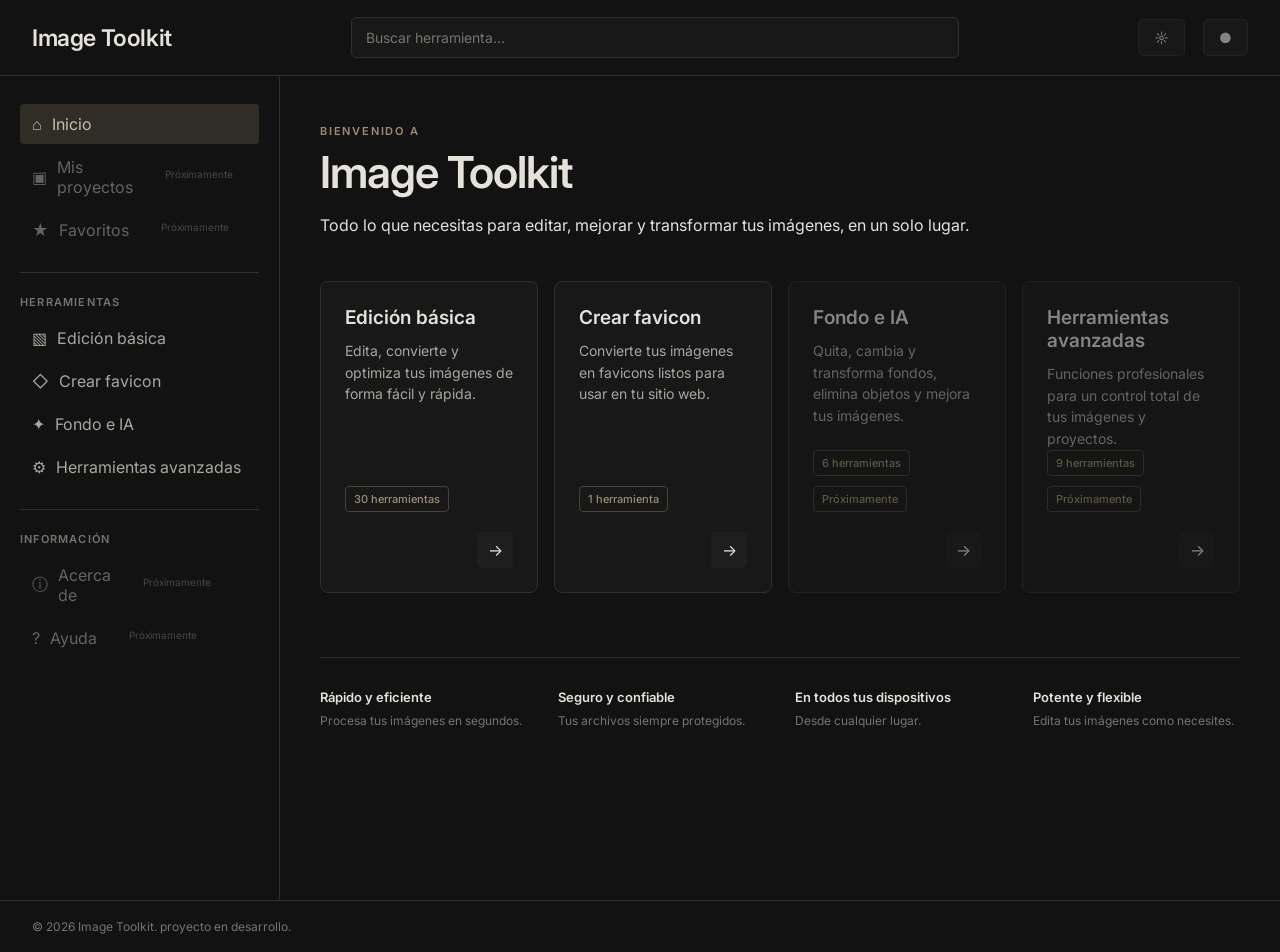
<file: index.html>
<!doctype html>
<html lang="es">
  <head>
    <meta charset="UTF-8" />
    <meta name="viewport" content="width=device-width, initial-scale=1.0" />
    <title>Image Toolkit — Edita, mejora y transforma tus imágenes</title>
    <meta name="description" content="Edita, mejora y transforma tus imágenes con Image Toolkit.">
    <link rel="stylesheet" href="CSS/main.css" />
    <link rel="preconnect" href="https://fonts.googleapis.com">
    <link rel="preconnect" href="https://fonts.gstatic.com" crossorigin>
    <link href="https://fonts.googleapis.com/css2?family=Inter:wght@400;500;600;700&display=swap" rel="stylesheet">
  </head>
  <body>
    <header class="site-header">
      <h1>Image Toolkit</h1>

      <div class="search">
        <input type="text" aria-label="Buscar herramienta" placeholder="Buscar herramienta...">
      </div>

      <nav class="site-nav" aria-label="Acciones del sitio">
        <button type="button" aria-label="Cambiar tema" title="Próximamente" disabled>☼</button>
        <button type="button" aria-label="Perfil" title="Próximamente" disabled>●</button>
      </nav>
    </header>

    <aside class="site-sidebar">
      <nav class="sidebar-nav" aria-label="Principal">
        <a href="index.html" aria-current="page"><span aria-hidden="true">⌂</span>Inicio</a>
        <a class="is-disabled" aria-disabled="true"><span aria-hidden="true">▣</span>Mis proyectos<span class="coming-soon">Próximamente</span></a>
        <a class="is-disabled" aria-disabled="true"><span aria-hidden="true">★</span>Favoritos<span class="coming-soon">Próximamente</span></a>

        <hr>

        <p>HERRAMIENTAS</p>

        <a href="editors/edicion-basica.html"><span aria-hidden="true">▧</span>Edición básica</a>
        <a href="editors/favicon.html"><span aria-hidden="true">◇</span>Crear favicon</a>
        <a href="editors/fondo-ia.html"><span aria-hidden="true">✦</span>Fondo e IA</a>
        <a href="editors/avanzadas.html"><span aria-hidden="true">⚙</span>Herramientas avanzadas</a>

        <hr>

        <p>INFORMACIÓN</p>

        <a class="is-disabled" aria-disabled="true"><span aria-hidden="true">ⓘ</span>Acerca de<span class="coming-soon">Próximamente</span></a>
        <a class="is-disabled" aria-disabled="true"><span aria-hidden="true">?</span>Ayuda<span class="coming-soon">Próximamente</span></a>
      </nav>
    </aside>

    <main class="site-main">
      <section class="hero">
        <p>BIENVENIDO A</p>
        <h2>Image Toolkit</h2>
        <p>Todo lo que necesitas para editar, mejorar y transformar tus
          imágenes, en un solo lugar.</p>
      </section>

      <section class="tool-categories">

        <article class="tool-card">
          <h3>Edición básica</h3>
          <p>Edita, convierte y optimiza tus imágenes de forma fácil y
            rápida.</p>
          <span class="tool-count">30 herramientas</span>
          <a href="editors/edicion-basica.html" class="tool-button" aria-label="Abrir Edición básica">→</a>
        </article>

        <article class="tool-card">
          <h3>Crear favicon</h3>
          <p>Convierte tus imágenes en favicons listos para usar en tu sitio
            web.</p>
          <span class="tool-count">1 herramienta</span>
          <a href="editors/favicon.html" class="tool-button" aria-label="Abrir Crear favicon">→</a>
        </article>

        <article class="tool-card is-disabled">
          <h3>Fondo e IA</h3>
          <p>Quita, cambia y transforma fondos, elimina objetos y mejora tus
            imágenes.</p>
          <span class="tool-count">6 herramientas</span>
          <span class="availability-label">Próximamente</span>
          <a class="tool-button" aria-label="Fondo e IA: Próximamente" aria-disabled="true">→</a>
        </article>

        <article class="tool-card is-disabled">
          <h3>Herramientas avanzadas</h3>
          <p>Funciones profesionales para un control total de tus imágenes y
            proyectos.</p>
          <span class="tool-count">9 herramientas</span>
          <span class="availability-label">Próximamente</span>
          <a class="tool-button" aria-label="Herramientas avanzadas: Próximamente" aria-disabled="true">→</a>
        </article>

      </section>

      <section class="features">
        <div>
          <h3>Rápido y eficiente</h3>
          <p>Procesa tus imágenes en segundos.</p>
        </div>

        <div>
          <h3>Seguro y confiable</h3>
          <p>Tus archivos siempre protegidos.</p>
        </div>

        <div>
          <h3>En todos tus dispositivos</h3>
          <p>Desde cualquier lugar.</p>
        </div>

        <div>
          <h3>Potente y flexible</h3>
          <p>Edita tus imágenes como necesites.</p>
        </div>
      </section>

    </main>

    <footer class="site-footer">
      <p>&copy; 2026 Image Toolkit. proyecto en desarrollo.</p>
    </footer>
  </body>
</html>
</file>
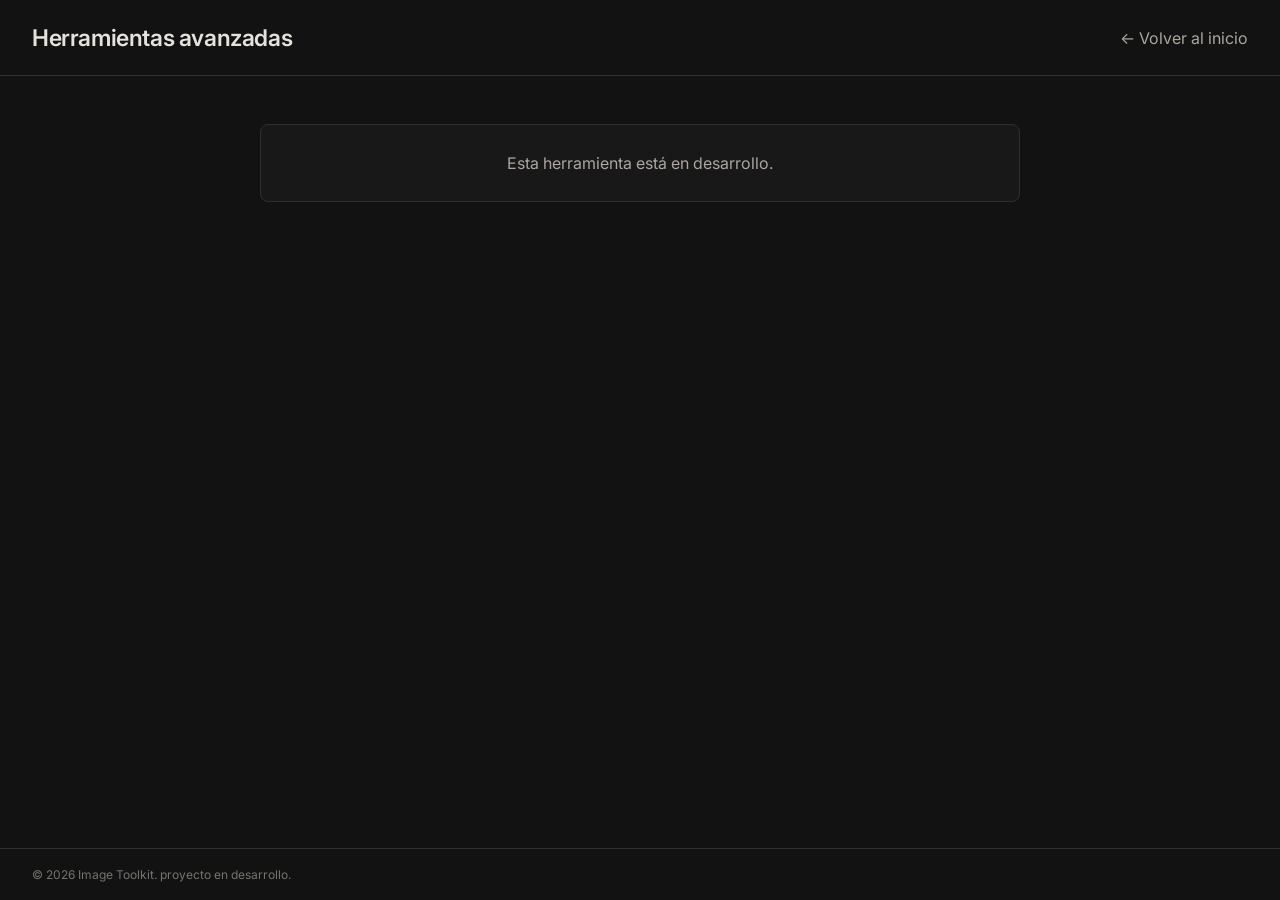
<file: editors/avanzadas.html>
<!doctype html>
<html lang="es">
  <head>
    <meta charset="UTF-8" />
    <meta name="viewport" content="width=device-width, initial-scale=1.0" />
    <title>Herramientas avanzadas — Image Toolkit</title>
    <link rel="stylesheet" href="../CSS/main.css" />
    <link rel="stylesheet" href="../CSS/editor.css" />
    <link rel="preconnect" href="https://fonts.googleapis.com" />
    <link rel="preconnect" href="https://fonts.gstatic.com" crossorigin />
    <link href="https://fonts.googleapis.com/css2?family=Inter:wght@400;500;600;700&display=swap" rel="stylesheet" />
  </head>
  <body class="editor-page">
    <header class="site-header">
      <h1>Herramientas avanzadas</h1>
      <a class="back-link" href="../index.html">← Volver al inicio</a>
    </header>

    <main class="site-main">
      <section class="editor-notice">
        <p>Esta herramienta está en desarrollo.</p>
      </section>
    </main>

    <footer class="site-footer">
      <p>&copy; 2026 Image Toolkit. proyecto en desarrollo.</p>
    </footer>
  </body>
</html>
</file>
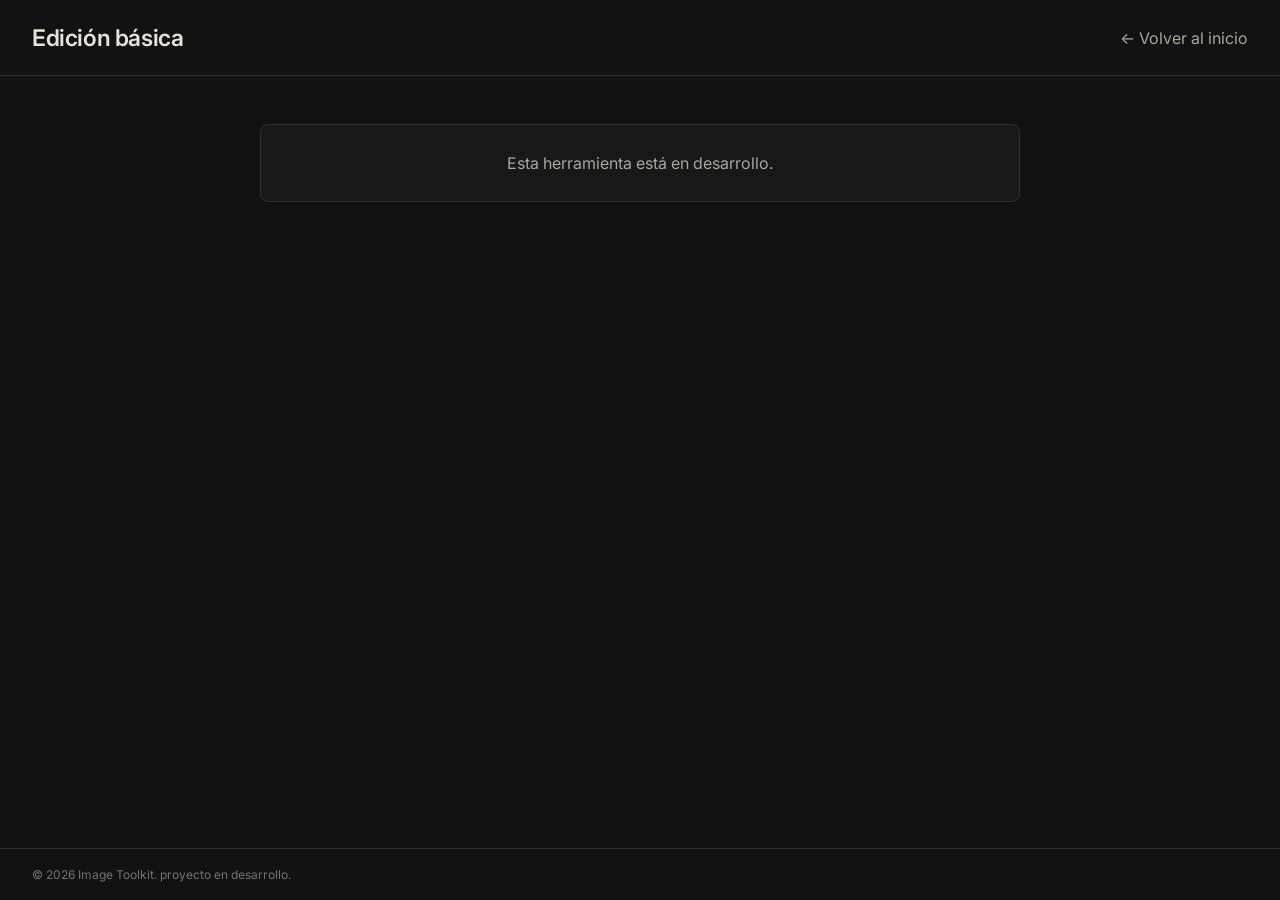
<file: editors/edicion-basica.html>
<!doctype html>
<html lang="es">
  <head>
    <meta charset="UTF-8" />
    <meta name="viewport" content="width=device-width, initial-scale=1.0" />
    <title>Edición básica — Image Toolkit</title>
    <link rel="stylesheet" href="../CSS/main.css" />
    <link rel="stylesheet" href="../CSS/editor.css" />
    <link rel="preconnect" href="https://fonts.googleapis.com" />
    <link rel="preconnect" href="https://fonts.gstatic.com" crossorigin />
    <link href="https://fonts.googleapis.com/css2?family=Inter:wght@400;500;600;700&display=swap" rel="stylesheet" />
  </head>
  <body class="editor-page">
    <header class="site-header">
      <h1>Edición básica</h1>
      <a class="back-link" href="../index.html">← Volver al inicio</a>
    </header>

    <main class="site-main">
      <section class="editor-notice">
        <p>Esta herramienta está en desarrollo.</p>
      </section>
    </main>

    <footer class="site-footer">
      <p>&copy; 2026 Image Toolkit. proyecto en desarrollo.</p>
    </footer>
  </body>
</html>
</file>
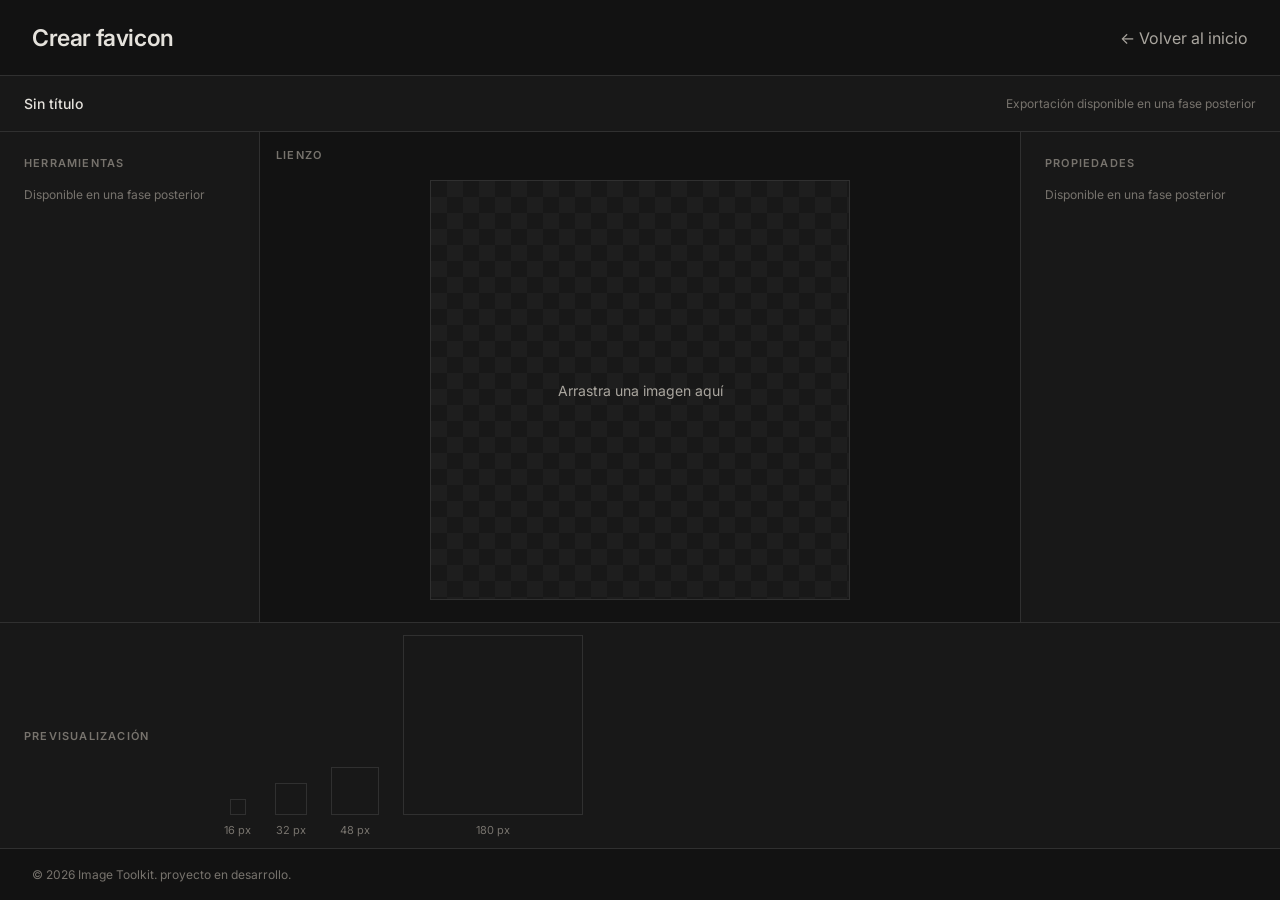
<file: editors/favicon.html>
<!doctype html>
<html lang="es">
  <head>
    <meta charset="UTF-8" />
    <meta name="viewport" content="width=device-width, initial-scale=1.0" />
    <title>Favicon Studio — Image Toolkit</title>
    <meta name="description" content="Espacio de trabajo para crear favicons. Herramienta en desarrollo." />
    <link rel="stylesheet" href="../CSS/main.css" />
    <link rel="stylesheet" href="../CSS/editor.css" />
    <link rel="stylesheet" href="../CSS/favicon/layout.css" />
    <link rel="preconnect" href="https://fonts.googleapis.com" />
    <link rel="preconnect" href="https://fonts.gstatic.com" crossorigin />
    <link href="https://fonts.googleapis.com/css2?family=Inter:wght@400;500;600;700&display=swap" rel="stylesheet" />
  </head>
  <body class="editor-page">
    <header class="site-header">
      <h1>Crear favicon</h1>
      <a class="back-link" href="../index.html">← Volver al inicio</a>
    </header>

    <main class="site-main fs-editor" aria-label="Favicon Studio">
      <section class="fs-document-bar" aria-label="Documento y exportación">
        <p class="fs-document-name">Sin título</p>
        <p class="fs-export-note">Exportación disponible en una fase posterior</p>
      </section>

      <section class="fs-workspace" role="group" aria-label="Área de trabajo">
        <section class="fs-toolbar" aria-label="Herramientas">
          <h2 class="fs-section-title">HERRAMIENTAS</h2>
          <p class="fs-panel-note">Disponible en una fase posterior</p>
        </section>

        <section class="fs-stage" aria-label="Lienzo">
          <h2 class="fs-section-title fs-stage-title">LIENZO</h2>
          <div class="fs-canvas-area" role="img" aria-label="Lienzo cuadrado vacío con patrón de transparencia">
            <p class="fs-canvas-prompt">Arrastra una imagen aquí</p>
          </div>
        </section>

        <section class="fs-properties" aria-label="Propiedades">
          <h2 class="fs-section-title">PROPIEDADES</h2>
          <p class="fs-panel-note">Disponible en una fase posterior</p>
        </section>
      </section>

      <section class="fs-previews" aria-label="Previsualización">
        <h2 class="fs-section-title">PREVISUALIZACIÓN</h2>
        <div class="fs-preview-list">
          <div class="fs-preview-item">
            <span class="fs-preview-square fs-preview-16" aria-hidden="true"></span>
            <span class="fs-preview-label">16 px</span>
          </div>
          <div class="fs-preview-item">
            <span class="fs-preview-square fs-preview-32" aria-hidden="true"></span>
            <span class="fs-preview-label">32 px</span>
          </div>
          <div class="fs-preview-item">
            <span class="fs-preview-square fs-preview-48" aria-hidden="true"></span>
            <span class="fs-preview-label">48 px</span>
          </div>
          <div class="fs-preview-item">
            <span class="fs-preview-square fs-preview-180" aria-hidden="true"></span>
            <span class="fs-preview-label">180 px</span>
          </div>
        </div>
      </section>
    </main>

    <footer class="site-footer">
      <p>&copy; 2026 Image Toolkit. proyecto en desarrollo.</p>
    </footer>
    <script type="module" src="../JS/favicon/app.js"></script>
  </body>
</html>
</file>
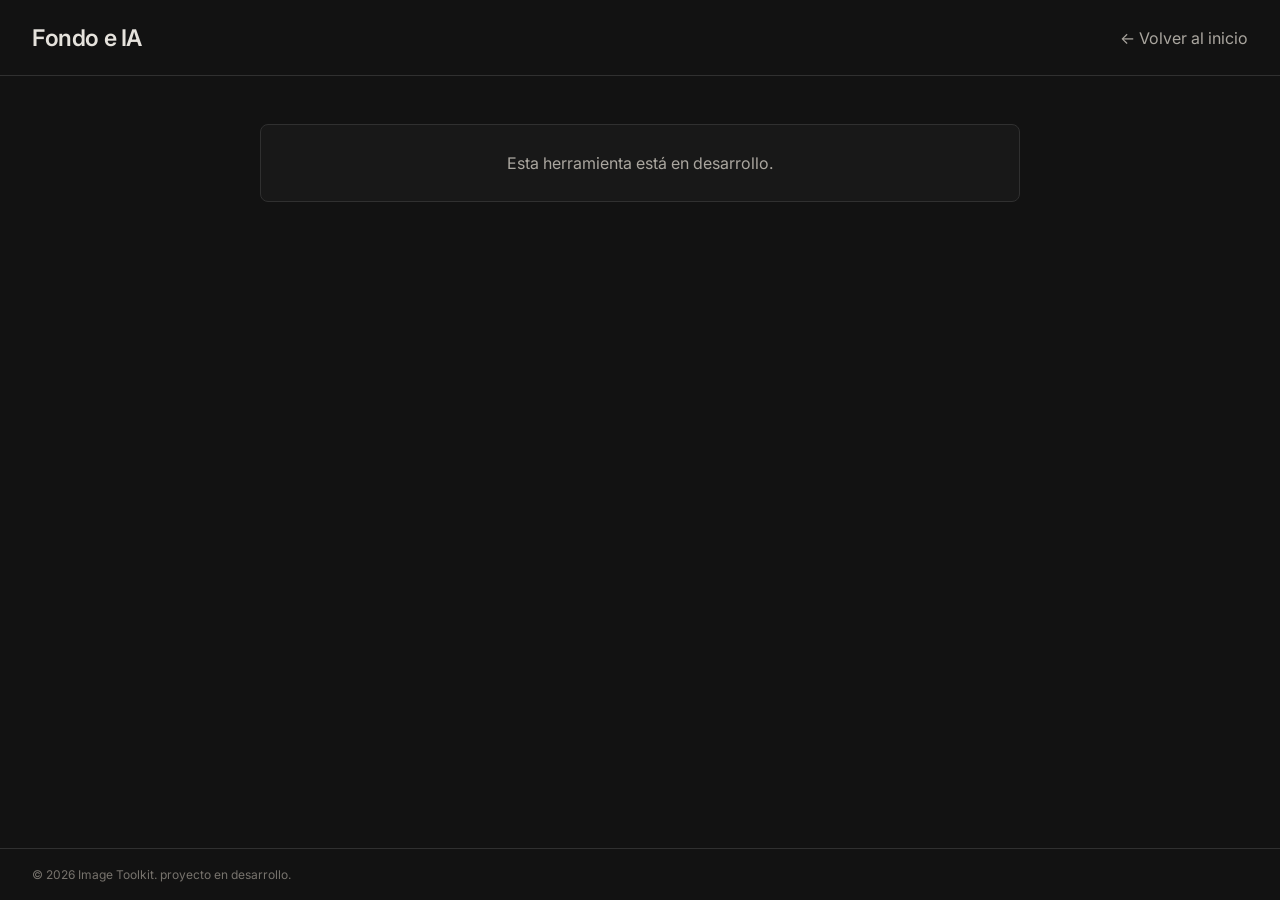
<file: editors/fondo-ia.html>
<!doctype html>
<html lang="es">
  <head>
    <meta charset="UTF-8" />
    <meta name="viewport" content="width=device-width, initial-scale=1.0" />
    <title>Fondo e IA — Image Toolkit</title>
    <link rel="stylesheet" href="../CSS/main.css" />
    <link rel="stylesheet" href="../CSS/editor.css" />
    <link rel="preconnect" href="https://fonts.googleapis.com" />
    <link rel="preconnect" href="https://fonts.gstatic.com" crossorigin />
    <link href="https://fonts.googleapis.com/css2?family=Inter:wght@400;500;600;700&display=swap" rel="stylesheet" />
  </head>
  <body class="editor-page">
    <header class="site-header">
      <h1>Fondo e IA</h1>
      <a class="back-link" href="../index.html">← Volver al inicio</a>
    </header>

    <main class="site-main">
      <section class="editor-notice">
        <p>Esta herramienta está en desarrollo.</p>
      </section>
    </main>

    <footer class="site-footer">
      <p>&copy; 2026 Image Toolkit. proyecto en desarrollo.</p>
    </footer>
  </body>
</html>
</file>
<file: CSS/main.css>
* {
    box-sizing: border-box;
}

:root {
    --accent-color: #9a8f72;
    --accent-soft: #302d27;

    --background: #121212;
    --surface: #181818;
    --surface-light: #1e1e1e;

    --border: #303030;

    --text: #e5e2dc;
    --text-soft: #aaa69f;
    --text-muted: #77736d;
}

body {
    margin: 0;
    font-family: "Inter", sans-serif;

    background-color: var(--background);
    color: var(--text);

    display: grid;

    grid-template-columns: 280px minmax(0, 1fr);
    grid-template-rows: 76px 1fr auto;

    min-height: 100vh;
}


/* =========================
   HEADER
   ========================= */

.site-header {
    grid-column: 1 / -1;

    padding: 20px 32px;

    display: flex;
    justify-content: space-between;
    align-items: center;

    border-bottom: 1px solid var(--border);

    animation: aparecer 0.5s ease;
}

.site-header h1 {
    margin: 0;

    font-size: 23px;
    font-weight: 600;
    letter-spacing: -0.4px;
}


/* =========================
   ANIMACIÓN DE ENTRADA
   ========================= */

@keyframes aparecer {
    from {
        opacity: 0;
        transform: translateY(12px);
    }

    to {
        opacity: 1;
        transform: translateY(0);
    }
}


/* =========================
   BUSCADOR
   ========================= */

.search {
    width: 50%;
}

.search input {
    width: 100%;

    padding: 11px 14px;

    background-color: var(--surface);
    border: 1px solid var(--border);
    border-radius: 5px;

    color: var(--text);
    font-family: inherit;
    font-size: 14px;

    outline: none;
}

.search input:focus {
    border-color: #55504a;
}

.search input::placeholder {
    color: var(--text-muted);
}


/* =========================
   NAVEGACIÓN
   ========================= */

.site-nav {
    display: flex;
    gap: 18px;
}

.site-nav a {
    color: var(--text-soft);
    text-decoration: none;

    transition: color 0.15s ease;
}

.site-nav a:hover {
    color: var(--text);
}


/* =========================
   SIDEBAR
   ========================= */

.site-sidebar {
    grid-column: 1;
    grid-row: 2;

    padding: 28px 20px;

    border-right: 1px solid var(--border);

    animation: aparecer 0.6s ease;

    position: sticky;
    top: 0;
    height: calc(100vh - 76px);
    overflow-y: auto;
}

.site-sidebar a {
    display: flex;
    align-items: center;
    gap: 10px;

    padding: 10px 12px;
    margin-bottom: 3px;

    color: var(--text-soft);
    text-decoration: none;

    border-radius: 4px;

    transition:
        background-color 0.15s ease,
        color 0.15s ease,
        transform 0.2s ease;
}


/* Animación lateral del menú */

.site-sidebar a:hover {
    background-color: var(--surface-light);
    color: var(--text);

    transform: translateX(5px);
}

.site-sidebar a.active,
.site-sidebar a[aria-current="page"] {
    background-color: var(--accent-soft);
    color: #c7bda7;
}

.site-sidebar .coming-soon {
    flex-basis: 100%;
    margin-top: -6px;
    margin-left: 22px;

    color: var(--text-muted);
    font-size: 10px;
}

.site-sidebar hr {
    border: none;
    border-top: 1px solid var(--border);

    margin: 22px 0;
}

.site-sidebar p {
    margin: 0 0 9px;

    color: var(--text-muted);

    font-size: 11px;
    font-weight: 600;
    letter-spacing: 1.2px;
}


/* =========================
   CONTENIDO PRINCIPAL
   ========================= */

.site-main {
    grid-column: 2;
    grid-row: 2;

    max-width: 1200px;
    width: 100%;

    margin: 0 auto;

    padding: 48px 40px;

    animation: aparecer 0.7s ease;
}


/* =========================
   FOOTER
   ========================= */

.site-footer {
    grid-column: 1 / -1;
    grid-row: 3;

    padding: 18px 32px;

    border-top: 1px solid var(--border);
    color: var(--text-muted);

    font-size: 12px;
}

.site-footer p {
    margin: 0;
}


/* =========================
   BIENVENIDA
   ========================= */

.hero {
    margin-bottom: 46px;
}

.hero h2 {
    margin: 0 0 12px;

    font-size: 44px;
    font-weight: 600;
    letter-spacing: -1px;
}

.hero p:first-child {
    margin: 0 0 7px;

    color: var(--accent-color);

    font-size: 11px;
    font-weight: 600;
    letter-spacing: 1.8px;
}


/* =========================
   TARJETAS
   ========================= */

.tool-categories {
    display: grid;

    grid-template-columns: repeat(4, 1fr);

    gap: 16px;
}

.tool-card {
    min-height: 280px;

    padding: 24px;

    background-color: var(--surface);

    border: 1px solid var(--border);
    border-radius: 8px;

    display: flex;
    flex-direction: column;

    transition:
        transform 0.25s ease,
        border-color 0.2s ease,
        background-color 0.2s ease;

    animation: aparecer 0.7s ease backwards;
}


/* Entrada escalonada de las tarjetas */

.tool-card:nth-child(1) {
    animation-delay: 0.1s;
}

.tool-card:nth-child(2) {
    animation-delay: 0.2s;
}

.tool-card:nth-child(3) {
    animation-delay: 0.3s;
}

.tool-card:nth-child(4) {
    animation-delay: 0.4s;
}


/* Animación de levantar tarjeta */

.tool-card:hover {
    transform: translateY(-7px);

    background-color: var(--surface-light);
    border-color: #44423e;
}

.tool-card h3 {
    margin: 0 0 11px;

    font-size: 19px;
    font-weight: 600;
}

.tool-card p {
    margin: 0;

    color: var(--text-soft);

    line-height: 1.55;
    font-size: 14px;
}

.tool-card .tool-count,
.tool-card .availability-label {
    align-self: flex-start;
    margin-top: 10px;

    padding: 5px 8px;

    background-color: transparent;
    color: var(--accent-color);

    border: 1px solid #484238;
    border-radius: 4px;

    font-size: 11px;
    font-weight: 500;
}

.tool-card .tool-count {
    margin-top: auto;
}


/* =========================
   BOTONES
   ========================= */

button {
    border: 1px solid var(--border);

    padding: 9px 15px;

    background-color: var(--surface-light);
    color: var(--text);

    border-radius: 5px;

    font-family: inherit;
    font-size: 14px;

    cursor: pointer;

    transition:
        background-color 0.15s ease,
        border-color 0.15s ease,
        transform 0.2s ease;
}

button:hover {
    background-color: #252525;
    border-color: #454545;

    transform: translateY(-2px);
}

button:disabled,
button:disabled:hover {
    background-color: var(--surface-light);
    border-color: var(--border);
    cursor: not-allowed;
    opacity: 0.55;
    transform: none;
}

a:focus-visible,
button:focus-visible,
input:focus-visible {
    outline: 2px solid var(--accent-color);
    outline-offset: 3px;
}

.search input:focus-visible {
    border-color: var(--accent-color);
}

.visually-hidden {
    position: absolute;
    width: 1px;
    height: 1px;
    padding: 0;
    margin: -1px;
    overflow: hidden;
    clip: rect(0, 0, 0, 0);
    white-space: nowrap;
    border: 0;
}

.is-disabled {
    opacity: 0.55;
    cursor: not-allowed;
}

a.is-disabled:hover {
    background-color: transparent;
    color: var(--text-soft);
    transform: none;
}

.tool-card.is-disabled:hover {
    background-color: var(--surface);
    border-color: var(--border);
    transform: none;
}

.tool-button.is-disabled:hover {
    background-color: var(--surface-light);
    border-color: var(--border);
    transform: none;
}

/* =========================
   BOTÓN DE LAS TARJETAS
   ========================= */

.tool-button {
    margin-top: 20px;
    align-self: flex-end;

    width: 36px;
    height: 36px;

    padding: 0;

    display: flex;
    align-items: center;
    justify-content: center;

    border-radius: 5px;
}

.tool-button {
    background-color: var(--surface-light);
    color: var(--text);

    text-decoration: none;
    cursor: pointer;

    transition:
        background-color 0.15s ease,
        border-color 0.15s ease,
        transform 0.2s ease;
}

.tool-button:hover {
    background-color: #292929;
    border-color: #454545;

    transform: translateX(3px);
}

.tool-card.is-disabled .tool-button {
    cursor: not-allowed;
}


/* =========================
   CARACTERÍSTICAS
   ========================= */

.features {
    display: grid;

    grid-template-columns: repeat(4, 1fr);

    gap: 30px;

    margin-top: 64px;
    padding-top: 28px;

    border-top: 1px solid var(--border);

    animation: aparecer 0.8s ease;
}

.features div {
    padding: 3px 0;
}

.features h3 {
    margin: 0 0 7px;

    color: var(--text);

    font-size: 13px;
    font-weight: 600;
}

.features p {
    margin: 0;

    color: var(--text-muted);

    font-size: 12px;
    line-height: 1.55;
}


/* =========================
   RESPONSIVE
   ========================= */

@media (max-width: 900px) {

    body {
        grid-template-columns: 220px minmax(0, 1fr);
    }

    .site-main {
        padding-right: 28px;
        padding-left: 28px;
    }

    .tool-categories {
        grid-template-columns: repeat(2, 1fr);
    }

    .features {
        grid-template-columns: repeat(2, 1fr);
    }
}


@media (max-width: 700px) {

    body {
        display: block;
    }

    .site-header {
        flex-direction: column;
        gap: 15px;

        padding: 20px;
    }

    .search {
        width: 100%;
    }

    .site-sidebar {
        position: static;
        height: auto;
        overflow-y: visible;

        border-right: none;
        border-bottom: 1px solid var(--border);
    }

    .site-main {
        padding: 30px 20px;
    }

    .hero h2 {
        font-size: 36px;
    }

    .tool-categories {
        grid-template-columns: 1fr;
    }

    .features {
        grid-template-columns: 1fr;
    }
}

@media (prefers-reduced-motion: reduce) {
    *,
    *::before,
    *::after {
        animation: none !important;
        transition: none !important;
        scroll-behavior: auto !important;
    }
}
</file>
<file: CSS/editor.css>
.editor-page {
    grid-template-columns: minmax(0, 1fr);
    grid-template-rows: 76px 1fr auto;
}

.editor-page .site-sidebar {
    display: none;
}

.editor-page .site-header {
    grid-column: 1 / -1;
}

.editor-page .site-main {
    grid-column: 1;
    grid-row: 2;

    max-width: none;
    margin: 0;
}

.editor-page .editor-notice {
    max-width: 760px;
    margin: 0 auto;
    padding: 28px;

    background-color: var(--surface);
    border: 1px solid var(--border);
    border-radius: 8px;

    color: var(--text-soft);
    text-align: center;
}

.editor-page .editor-notice p {
    margin: 0;
}

.editor-page .back-link {
    color: var(--text-soft);
    text-decoration: none;
}

.editor-page .back-link:hover {
    color: var(--text);
}
</file>
<file: CSS/favicon/layout.css>
.fs-editor {
    display: grid;
    grid-template-rows: 56px minmax(0, 1fr) 226px;
    min-height: 0;
    max-width: none;
    width: 100%;
    padding: 0;
    overflow: hidden;
}

.fs-document-bar {
    display: flex;
    align-items: center;
    justify-content: space-between;
    gap: 20px;
    min-width: 0;
    padding: 0 24px;

    background-color: var(--surface);
    border-bottom: 1px solid var(--border);
}

.fs-document-name,
.fs-export-note {
    margin: 0;
}

.fs-document-name {
    color: var(--text);
    font-size: 14px;
    font-weight: 500;
}

.fs-export-note,
.fs-panel-note {
    color: var(--text-muted);
    font-size: 12px;
}

.fs-workspace {
    display: grid;
    grid-template-columns: 260px minmax(0, 1fr) 260px;
    min-width: 0;
    min-height: 0;
}

.fs-toolbar,
.fs-properties {
    min-width: 0;
    min-height: 0;
    padding: 24px;
    overflow-y: auto;

    background-color: var(--surface);
}

.fs-toolbar {
    border-right: 1px solid var(--border);
}

.fs-properties {
    border-left: 1px solid var(--border);
}

.fs-section-title {
    margin: 0;

    color: var(--text-muted);
    font-size: 11px;
    font-weight: 600;
    letter-spacing: 1.2px;
}

.fs-panel-note {
    margin: 16px 0 0;
    line-height: 1.5;
}

.fs-stage {
    display: grid;
    grid-template-rows: auto minmax(0, 1fr);
    justify-items: center;
    align-items: center;
    gap: 12px;
    min-width: 0;
    min-height: 0;
    padding: 16px;
    overflow: auto;
}

.fs-stage-title {
    justify-self: start;
    width: 100%;
}

.fs-canvas-area {
    display: grid;
    place-items: center;
    width: min(100%, clamp(160px, calc(100vh - 480px), 560px));
    aspect-ratio: 1 / 1;
    border: 1px solid var(--border);
    background-color: var(--surface);
    background-image: conic-gradient(
        var(--surface-light) 25%,
        transparent 0 50%,
        var(--surface-light) 0 75%,
        transparent 0
    );
    background-size: 32px 32px;
}

.fs-canvas-prompt {
    margin: 0;
    padding: 16px;
    color: var(--text-soft);
    font-size: 14px;
    text-align: center;
}

.fs-previews {
    display: grid;
    grid-template-columns: 180px minmax(0, 1fr);
    align-items: center;
    gap: 20px;
    min-width: 0;
    padding: 12px 24px;

    background-color: var(--surface);
    border-top: 1px solid var(--border);
}

.fs-preview-list {
    display: flex;
    flex-wrap: wrap;
    align-items: flex-end;
    gap: 24px;
    min-width: 0;
}

.fs-preview-item {
    display: flex;
    flex: 0 0 auto;
    flex-direction: column;
    align-items: center;
    gap: 8px;
}

.fs-preview-square {
    display: block;
    border: 1px solid var(--border);
    background-color: transparent;
}

.fs-preview-16 {
    width: 16px;
    height: 16px;
}

.fs-preview-32 {
    width: 32px;
    height: 32px;
}

.fs-preview-48 {
    width: 48px;
    height: 48px;
}

.fs-preview-180 {
    width: 180px;
    height: 180px;
}

.fs-preview-label {
    color: var(--text-muted);
    font-size: 11px;
}

@media (min-width: 700px) and (max-width: 1023px) {
    .fs-workspace {
        grid-template-columns: 200px minmax(0, 1fr) 200px;
    }

    .fs-toolbar,
    .fs-properties {
        padding: 20px;
    }

    .fs-previews {
        grid-template-columns: 140px minmax(0, 1fr);
        gap: 12px;
        padding-right: 16px;
        padding-left: 16px;
    }

    .fs-preview-list {
        gap: 18px;
    }
}

@media (max-width: 699px) {
    .fs-editor {
        grid-template-rows: 56px auto auto auto auto;
        overflow: visible;
    }

    .fs-document-bar {
        padding: 0 16px;
    }

    .fs-export-note {
        max-width: 52%;
        text-align: right;
    }

    .fs-workspace {
        display: contents;
    }

    .fs-stage {
        grid-row: 2;
        min-height: 340px;
        padding: 20px;
    }

    .fs-canvas-area {
        width: min(100%, 420px);
    }

    .fs-previews {
        grid-row: 3;
        grid-template-columns: minmax(0, 1fr);
        gap: 16px;
        padding: 20px;
    }

    .fs-preview-list {
        gap: 20px;
    }

    .fs-toolbar,
    .fs-properties {
        padding: 20px;
        overflow: visible;
        border-top: 1px solid var(--border);
        border-right: 0;
        border-left: 0;
    }

    .fs-toolbar {
        grid-row: 4;
    }

    .fs-properties {
        grid-row: 5;
    }
}
</file>
